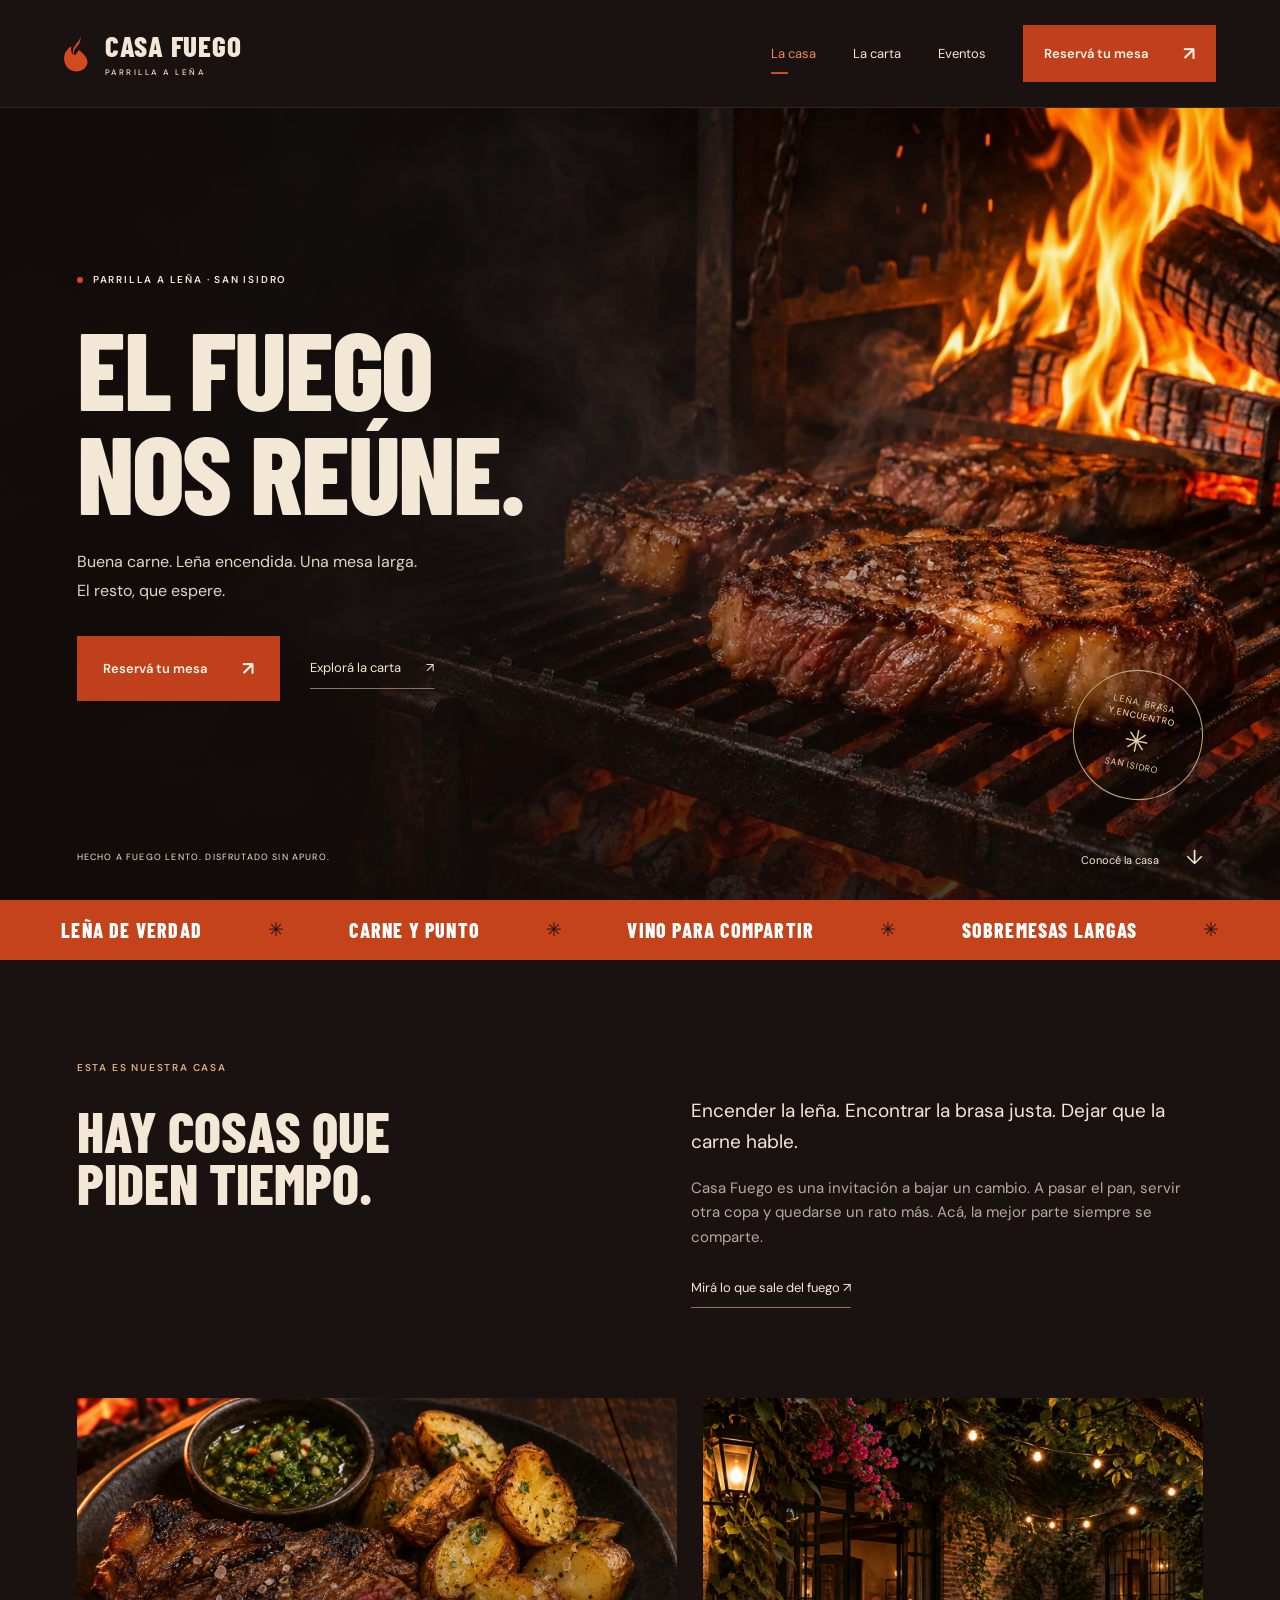
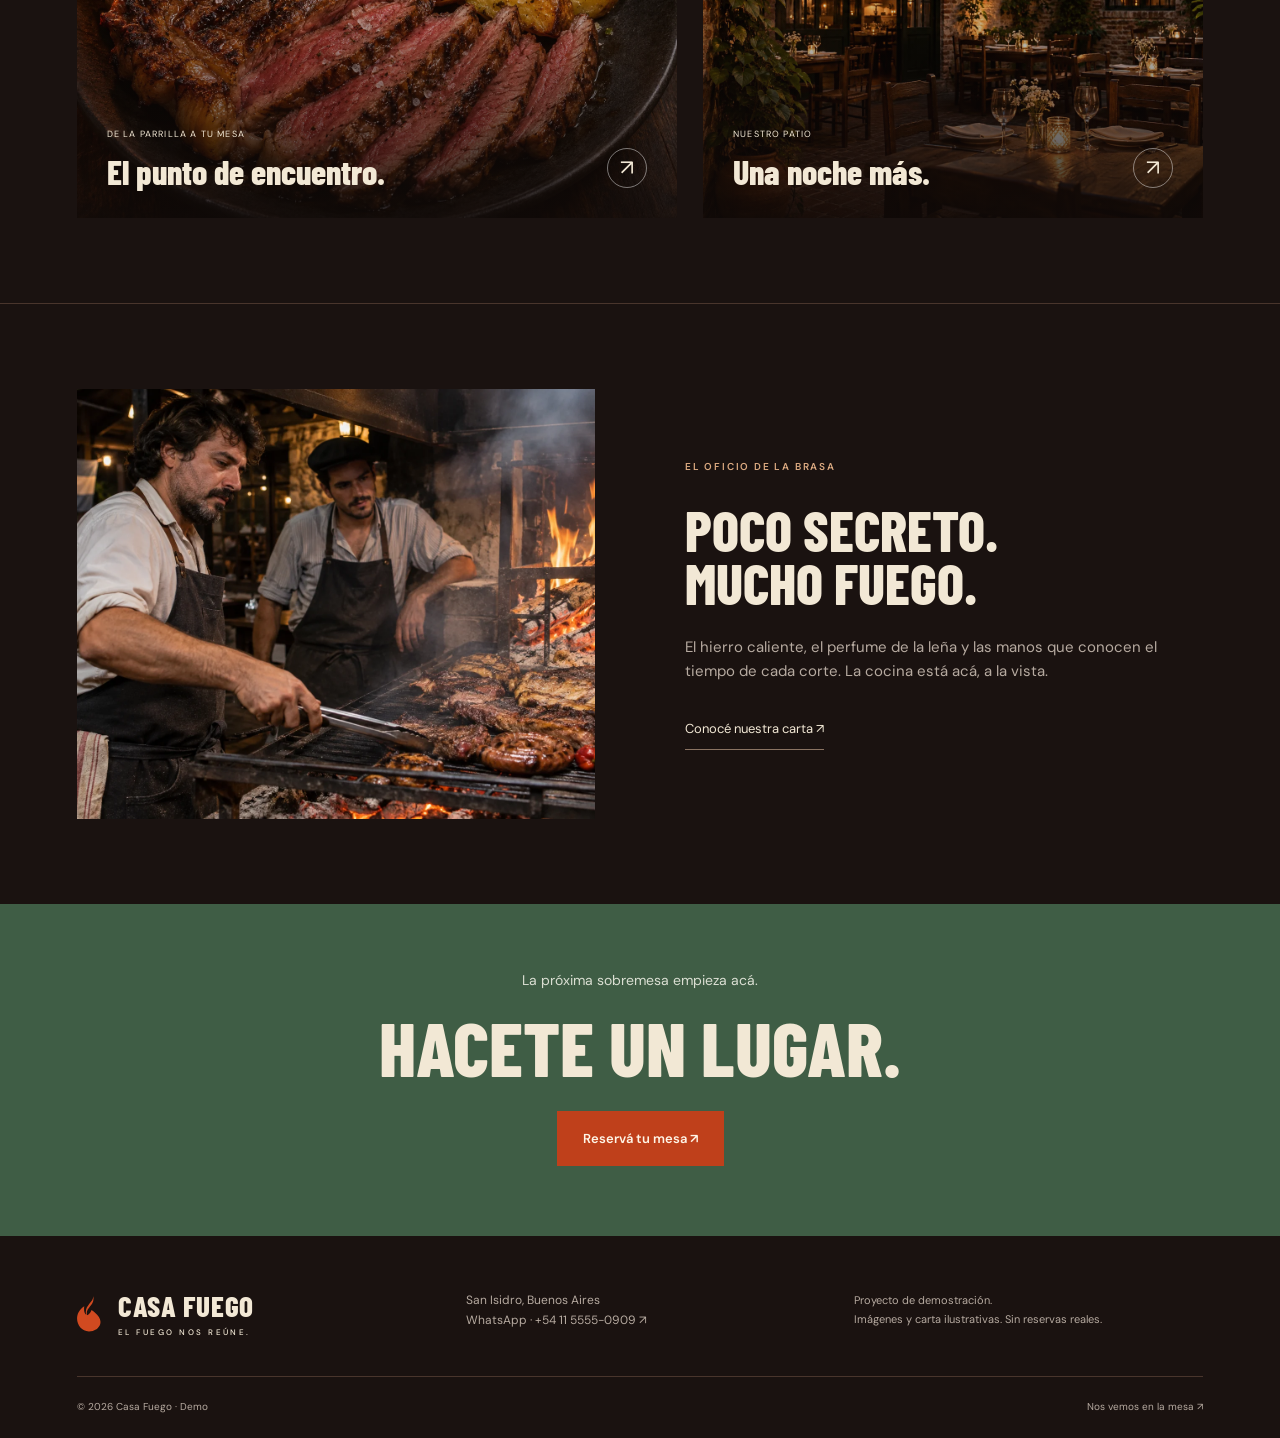
<file: index.html>
<!doctype html><html lang="es-AR"><head><meta charset="UTF-8"><meta name="viewport" content="width=device-width, initial-scale=1"><meta name="robots" content="noindex, nofollow"><meta name="description" content="Casa Fuego: demo de parrilla a leña en San Isidro. Conocé la carta, el patio y el formulario de reservas de demostración."><meta property="og:title" content="Parrilla a leña en San Isidro · Casa Fuego"><meta property="og:image" content="assets/hero-parrilla.png"><title>Parrilla a leña en San Isidro · Casa Fuego</title><link rel="icon" href="assets/favicon.svg"><link rel="stylesheet" href="styles.css"><script src="app.js" defer></script></head><body><a class="skip" href="#main">Saltar al contenido</a><header><a class="brand" href="index.html" aria-label="Casa Fuego, inicio"><svg viewBox="0 0 32 40" fill="none" aria-hidden="true"><path d="M18 1c2 11-9 12-7 21 4-2 5-6 5-6 12 8 12 16 6 21C4 48-9 23 8 12c-1 8 2 9 2 9C8 11 18 8 18 1Z" fill="currentColor"/></svg><span>CASA FUEGO<small>PARRILLA A LEÑA</small></span></a><button class="menu-toggle" aria-label="Abrir menú" aria-expanded="false">Menú <span>☰</span></button><nav aria-label="Navegación principal"><a href="index.html" aria-current="page">La casa</a><a href="carta.html" >La carta</a><a href="eventos.html" >Eventos</a><a class="button small" href="reservas.html" >Reservá tu mesa <span>↗</span></a></nav></header><main id="main"><section class="hero"><img class="hero-image" src="assets/hero-parrilla.webp" alt="Cortes de carne sobre la parrilla, entre leña y brasas encendidas" width="1536" height="1024" fetchpriority="high"><div class="hero-shade"></div><div class="embers" aria-hidden="true"></div><div class="hero-content"><p class="eyebrow"><span class="dot"></span> PARRILLA A LEÑA · SAN ISIDRO</p><h1>EL FUEGO<br>NOS REÚNE.</h1><p>Buena carne. Leña encendida. Una mesa larga.<br>El resto, que espere.</p><div class="actions"><a class="button" href="reservas.html">Reservá tu mesa <span>↗</span></a><a class="text-link" href="carta.html">Explorá la carta <span>↗</span></a></div></div><div class="hero-bottom"><span>HECHO A FUEGO LENTO. DISFRUTADO SIN APURO.</span><a href="#casa">Conocé la casa <span>↓</span></a></div><div class="round-stamp" aria-hidden="true">LEÑA, BRASA<br><b>Y ENCUENTRO</b><span>✳</span>SAN ISIDRO</div></section><div class="ticker" aria-hidden="true"><span>LEÑA DE VERDAD</span>✳<span>CARNE Y PUNTO</span>✳<span>VINO PARA COMPARTIR</span>✳<span>SOBREMESAS LARGAS</span>✳</div><section class="intro section" id="casa"><div><p class="eyebrow">ESTA ES NUESTRA CASA</p><h2>HAY COSAS QUE<br>PIDEN TIEMPO.</h2></div><div class="intro-copy"><p>Encender la leña. Encontrar la brasa justa. Dejar que la carne hable.</p><p>Casa Fuego es una invitación a bajar un cambio. A pasar el pan, servir otra copa y quedarse un rato más. Acá, la mejor parte siempre se comparte.</p><a class="text-link" href="carta.html">Mirá lo que sale del fuego ↗</a></div></section><section class="feature-grid section"><a class="photo-feature large" href="carta.html"><img src="assets/plato.webp" width="1448" height="1086" loading="lazy" alt="Ojo de bife con papas doradas y chimichurri"><div><span>DE LA PARRILLA A TU MESA</span><h3>El punto de encuentro.</h3><span class="circle-arrow">↗</span></div></a><a class="photo-feature" href="eventos.html"><img src="assets/patio.webp" width="1536" height="1024" loading="lazy" alt="Patio nocturno con mesas de madera y guirnaldas de luces"><div><span>NUESTRO PATIO</span><h3>Una noche más.</h3><span class="circle-arrow">↗</span></div></a></section><section class="story section"><img src="assets/equipo-cocina.webp" width="1536" height="1024" loading="lazy" alt="Cocineros atendiendo la parrilla a leña"><div><p class="eyebrow">EL OFICIO DE LA BRASA</p><h2>POCO SECRETO.<br>MUCHO FUEGO.</h2><p>El hierro caliente, el perfume de la leña y las manos que conocen el tiempo de cada corte. La cocina está acá, a la vista.</p><a class="text-link" href="carta.html">Conocé nuestra carta ↗</a></div></section><section class="invite"><p>La próxima sobremesa empieza acá.</p><h2>HACETE UN LUGAR.</h2><a class="button" href="reservas.html">Reservá tu mesa ↗</a></section></main><footer><a class="brand" href="index.html"><svg viewBox="0 0 32 40" fill="none" aria-hidden="true"><path d="M18 1c2 11-9 12-7 21 4-2 5-6 5-6 12 8 12 16 6 21C4 48-9 23 8 12c-1 8 2 9 2 9C8 11 18 8 18 1Z" fill="currentColor"/></svg><span>CASA FUEGO<small>EL FUEGO NOS REÚNE.</small></span></a><div>San Isidro, Buenos Aires<br><a href="https://wa.me/541155550909" target="_blank" rel="noopener">WhatsApp · +54 11 5555-0909 ↗</a></div><div class="fine">Proyecto de demostración.<br>Imágenes y carta ilustrativas. Sin reservas reales.</div><div class="footer-bottom"><span>© 2026 Casa Fuego · Demo</span><a href="reservas.html">Nos vemos en la mesa ↗</a></div></footer><div class="toast" role="status" aria-live="polite"></div></body></html>
</file>
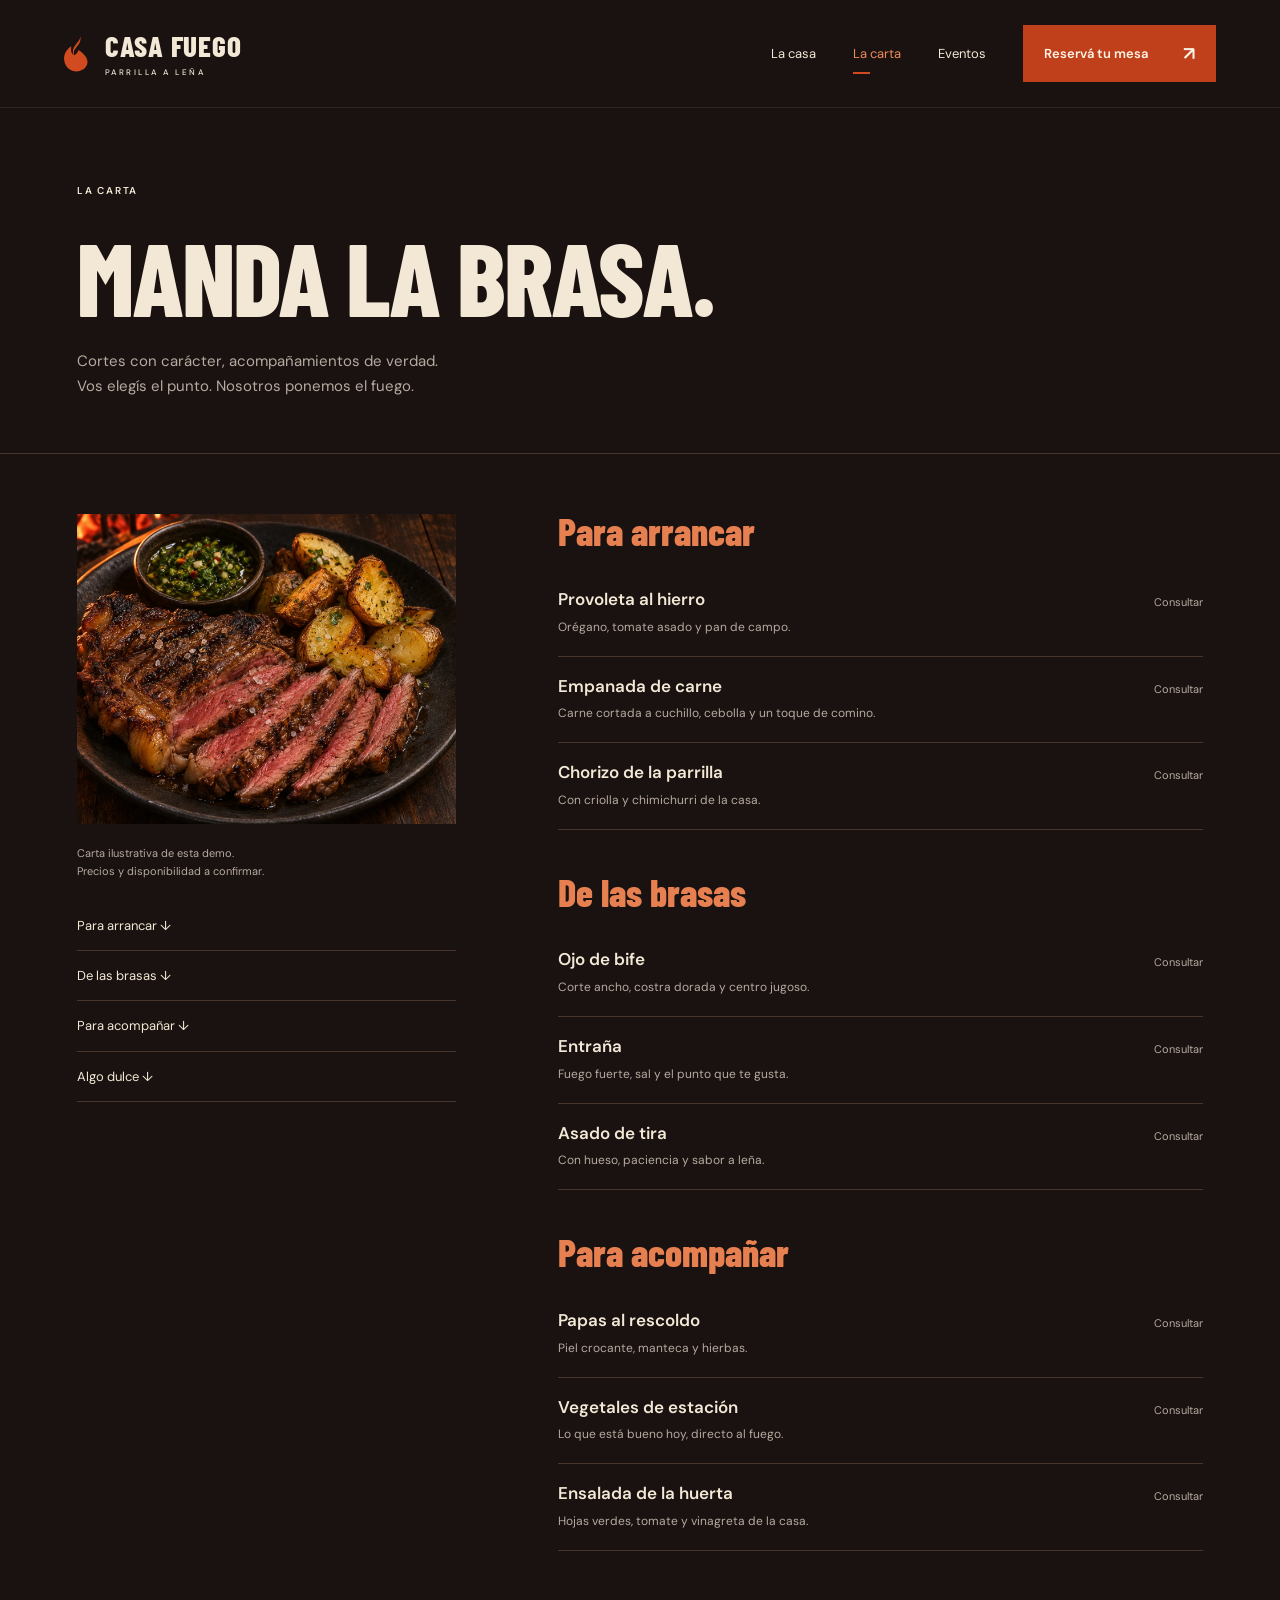
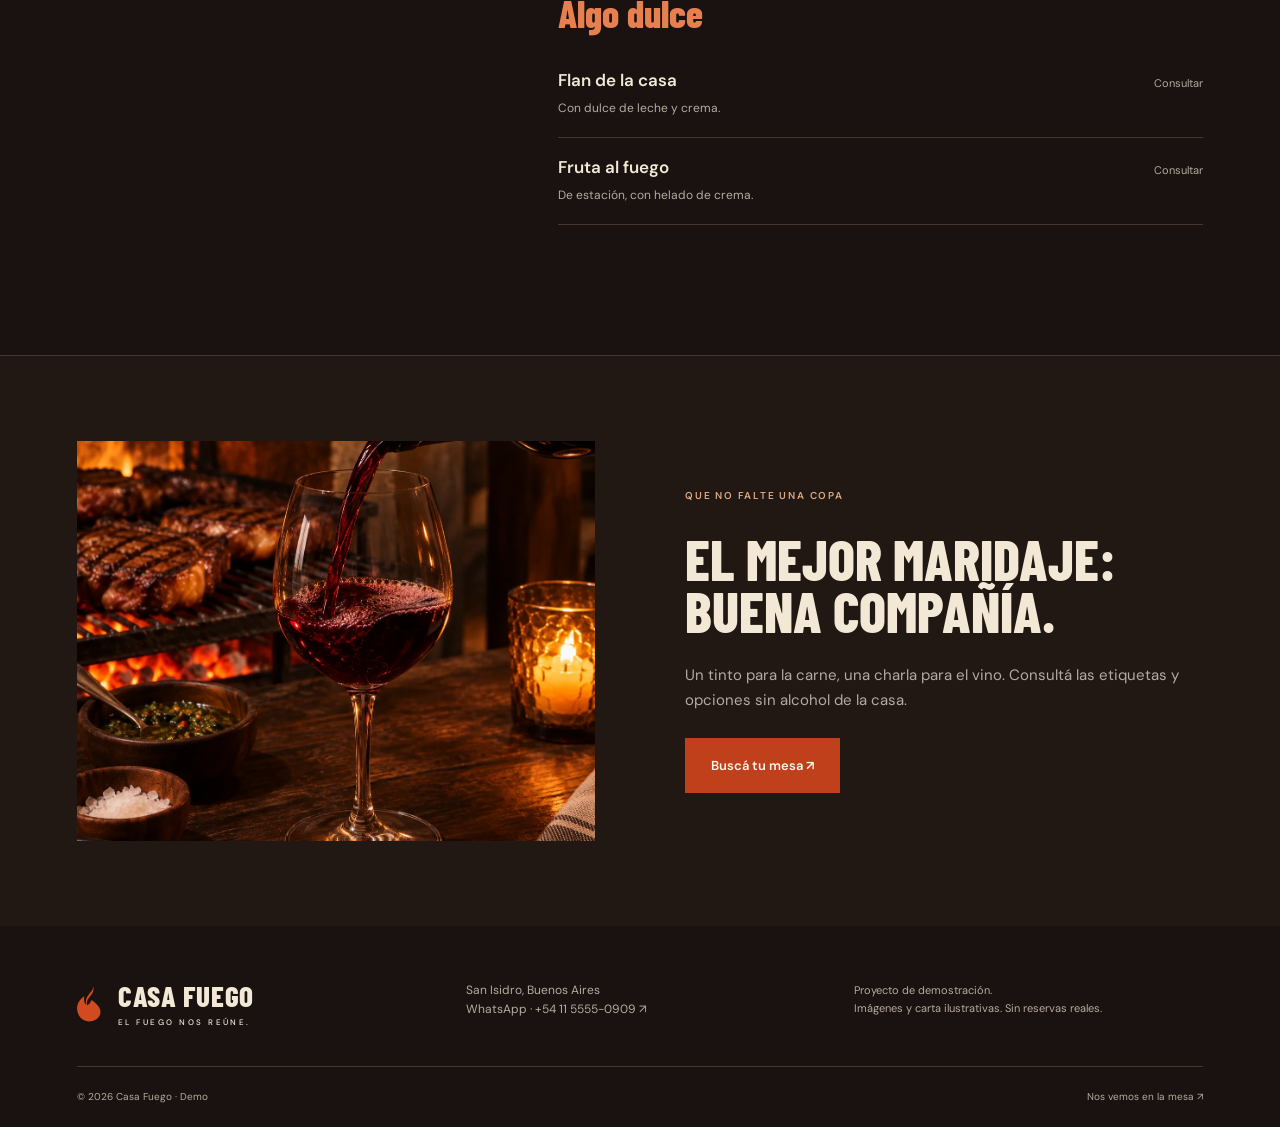
<file: carta.html>
<!doctype html><html lang="es-AR"><head><meta charset="UTF-8"><meta name="viewport" content="width=device-width, initial-scale=1"><meta name="robots" content="noindex, nofollow"><meta name="description" content="Casa Fuego: demo de parrilla a leña en San Isidro. Conocé la carta, el patio y el formulario de reservas de demostración."><meta property="og:title" content="La carta · Casa Fuego"><meta property="og:image" content="assets/hero-parrilla.png"><title>La carta · Casa Fuego</title><link rel="icon" href="assets/favicon.svg"><link rel="stylesheet" href="styles.css"><script src="app.js" defer></script></head><body><a class="skip" href="#main">Saltar al contenido</a><header><a class="brand" href="index.html" aria-label="Casa Fuego, inicio"><svg viewBox="0 0 32 40" fill="none" aria-hidden="true"><path d="M18 1c2 11-9 12-7 21 4-2 5-6 5-6 12 8 12 16 6 21C4 48-9 23 8 12c-1 8 2 9 2 9C8 11 18 8 18 1Z" fill="currentColor"/></svg><span>CASA FUEGO<small>PARRILLA A LEÑA</small></span></a><button class="menu-toggle" aria-label="Abrir menú" aria-expanded="false">Menú <span>☰</span></button><nav aria-label="Navegación principal"><a href="index.html" >La casa</a><a href="carta.html" aria-current="page">La carta</a><a href="eventos.html" >Eventos</a><a class="button small" href="reservas.html" >Reservá tu mesa <span>↗</span></a></nav></header><main id="main"><section class="page-heading"><p class="eyebrow">LA CARTA</p><h1>MANDA LA BRASA.</h1><p>Cortes con carácter, acompañamientos de verdad.<br>Vos elegís el punto. Nosotros ponemos el fuego.</p></section><div class="menu-layout section"><aside><img src="assets/plato.webp" alt="Carne a la parrilla con papas y chimichurri" width="1448" height="1086"><p>Carta ilustrativa de esta demo.<br>Precios y disponibilidad a confirmar.</p><nav aria-label="Secciones de la carta"><a href="#0">Para arrancar ↓</a><a href="#1">De las brasas ↓</a><a href="#2">Para acompañar ↓</a><a href="#3">Algo dulce ↓</a></nav></aside><div><section class="menu-section" id="0"><h2>Para arrancar</h2><article class="menu-row"><div><h3>Provoleta al hierro</h3><p>Orégano, tomate asado y pan de campo.</p></div><span>Consultar</span></article><article class="menu-row"><div><h3>Empanada de carne</h3><p>Carne cortada a cuchillo, cebolla y un toque de comino.</p></div><span>Consultar</span></article><article class="menu-row"><div><h3>Chorizo de la parrilla</h3><p>Con criolla y chimichurri de la casa.</p></div><span>Consultar</span></article></section><section class="menu-section" id="1"><h2>De las brasas</h2><article class="menu-row"><div><h3>Ojo de bife</h3><p>Corte ancho, costra dorada y centro jugoso.</p></div><span>Consultar</span></article><article class="menu-row"><div><h3>Entraña</h3><p>Fuego fuerte, sal y el punto que te gusta.</p></div><span>Consultar</span></article><article class="menu-row"><div><h3>Asado de tira</h3><p>Con hueso, paciencia y sabor a leña.</p></div><span>Consultar</span></article></section><section class="menu-section" id="2"><h2>Para acompañar</h2><article class="menu-row"><div><h3>Papas al rescoldo</h3><p>Piel crocante, manteca y hierbas.</p></div><span>Consultar</span></article><article class="menu-row"><div><h3>Vegetales de estación</h3><p>Lo que está bueno hoy, directo al fuego.</p></div><span>Consultar</span></article><article class="menu-row"><div><h3>Ensalada de la huerta</h3><p>Hojas verdes, tomate y vinagreta de la casa.</p></div><span>Consultar</span></article></section><section class="menu-section" id="3"><h2>Algo dulce</h2><article class="menu-row"><div><h3>Flan de la casa</h3><p>Con dulce de leche y crema.</p></div><span>Consultar</span></article><article class="menu-row"><div><h3>Fruta al fuego</h3><p>De estación, con helado de crema.</p></div><span>Consultar</span></article></section></div></div><section class="wine section"><img src="assets/vino.webp" alt="Una copa de vino tinto junto a la mesa" width="1199" height="1312" loading="lazy"><div><p class="eyebrow">QUE NO FALTE UNA COPA</p><h2>EL MEJOR MARIDAJE:<br>BUENA COMPAÑÍA.</h2><p>Un tinto para la carne, una charla para el vino. Consultá las etiquetas y opciones sin alcohol de la casa.</p><a class="button" href="reservas.html">Buscá tu mesa ↗</a></div></section></main><footer><a class="brand" href="index.html"><svg viewBox="0 0 32 40" fill="none" aria-hidden="true"><path d="M18 1c2 11-9 12-7 21 4-2 5-6 5-6 12 8 12 16 6 21C4 48-9 23 8 12c-1 8 2 9 2 9C8 11 18 8 18 1Z" fill="currentColor"/></svg><span>CASA FUEGO<small>EL FUEGO NOS REÚNE.</small></span></a><div>San Isidro, Buenos Aires<br><a href="https://wa.me/541155550909" target="_blank" rel="noopener">WhatsApp · +54 11 5555-0909 ↗</a></div><div class="fine">Proyecto de demostración.<br>Imágenes y carta ilustrativas. Sin reservas reales.</div><div class="footer-bottom"><span>© 2026 Casa Fuego · Demo</span><a href="reservas.html">Nos vemos en la mesa ↗</a></div></footer><div class="toast" role="status" aria-live="polite"></div></body></html>
</file>
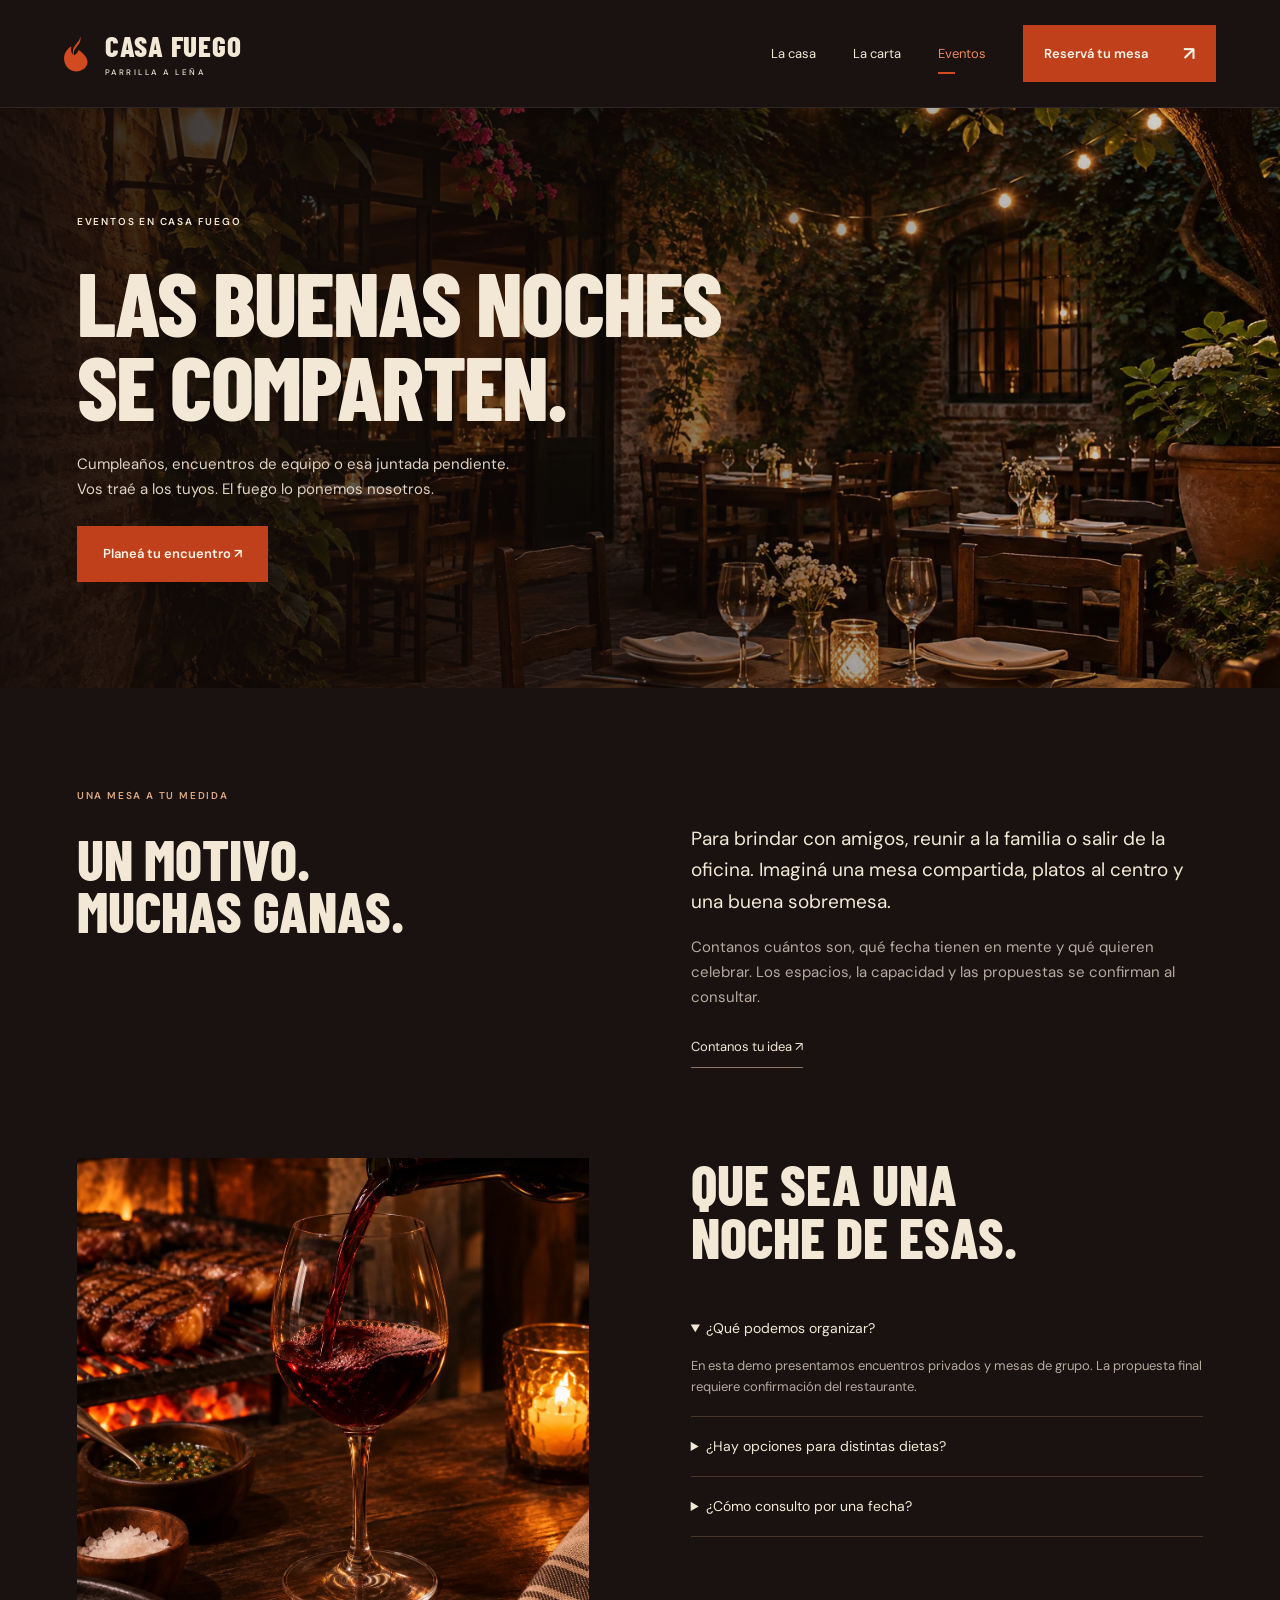
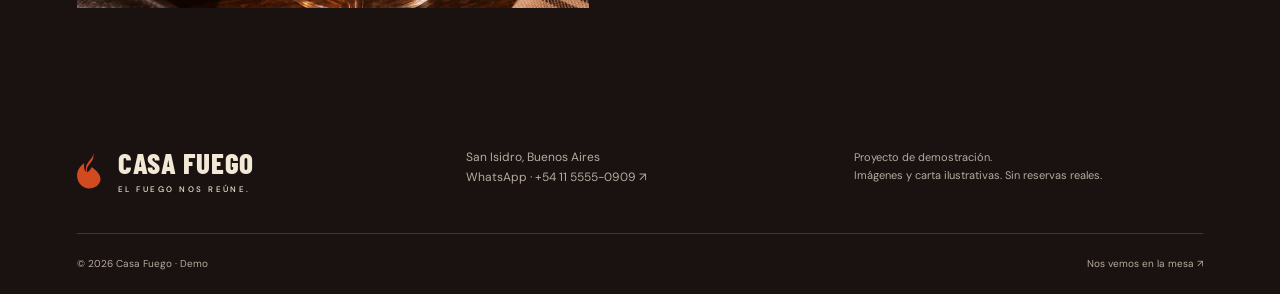
<file: eventos.html>
<!doctype html><html lang="es-AR"><head><meta charset="UTF-8"><meta name="viewport" content="width=device-width, initial-scale=1"><meta name="robots" content="noindex, nofollow"><meta name="description" content="Casa Fuego: demo de parrilla a leña en San Isidro. Conocé la carta, el patio y el formulario de reservas de demostración."><meta property="og:title" content="Eventos · Casa Fuego"><meta property="og:image" content="assets/hero-parrilla.png"><title>Eventos · Casa Fuego</title><link rel="icon" href="assets/favicon.svg"><link rel="stylesheet" href="styles.css"><script src="app.js" defer></script></head><body><a class="skip" href="#main">Saltar al contenido</a><header><a class="brand" href="index.html" aria-label="Casa Fuego, inicio"><svg viewBox="0 0 32 40" fill="none" aria-hidden="true"><path d="M18 1c2 11-9 12-7 21 4-2 5-6 5-6 12 8 12 16 6 21C4 48-9 23 8 12c-1 8 2 9 2 9C8 11 18 8 18 1Z" fill="currentColor"/></svg><span>CASA FUEGO<small>PARRILLA A LEÑA</small></span></a><button class="menu-toggle" aria-label="Abrir menú" aria-expanded="false">Menú <span>☰</span></button><nav aria-label="Navegación principal"><a href="index.html" >La casa</a><a href="carta.html" >La carta</a><a href="eventos.html" aria-current="page">Eventos</a><a class="button small" href="reservas.html" >Reservá tu mesa <span>↗</span></a></nav></header><main id="main"><section class="event-hero"><img src="assets/patio.webp" alt="Patio iluminado para una cena compartida" width="1536" height="1024"><div><p class="eyebrow">EVENTOS EN CASA FUEGO</p><h1>LAS BUENAS NOCHES<br>SE COMPARTEN.</h1><p>Cumpleaños, encuentros de equipo o esa juntada pendiente.<br>Vos traé a los tuyos. El fuego lo ponemos nosotros.</p><a class="button" href="reservas.html?tipo=evento">Planeá tu encuentro ↗</a></div></section><section class="intro section"><div><p class="eyebrow">UNA MESA A TU MEDIDA</p><h2>UN MOTIVO.<br>MUCHAS GANAS.</h2></div><div class="intro-copy"><p>Para brindar con amigos, reunir a la familia o salir de la oficina. Imaginá una mesa compartida, platos al centro y una buena sobremesa.</p><p>Contanos cuántos son, qué fecha tienen en mente y qué quieren celebrar. Los espacios, la capacidad y las propuestas se confirman al consultar.</p><a class="text-link" href="reservas.html?tipo=evento">Contanos tu idea ↗</a></div></section><section class="event-details section"><img src="assets/vino.webp" alt="Vino tinto servido para brindar" width="1199" height="1312" loading="lazy"><div><h2>QUE SEA UNA<br>NOCHE DE ESAS.</h2><details open><summary>¿Qué podemos organizar?</summary><p>En esta demo presentamos encuentros privados y mesas de grupo. La propuesta final requiere confirmación del restaurante.</p></details><details><summary>¿Hay opciones para distintas dietas?</summary><p>Contanos las necesidades del grupo al consultar. Menús, ingredientes y cuidados para alergias deben confirmarse con la cocina.</p></details><details><summary>¿Cómo consulto por una fecha?</summary><p>Probá el formulario demo seleccionando “Evento”. No envía datos ni genera una reserva real.</p></details></div></section></main><footer><a class="brand" href="index.html"><svg viewBox="0 0 32 40" fill="none" aria-hidden="true"><path d="M18 1c2 11-9 12-7 21 4-2 5-6 5-6 12 8 12 16 6 21C4 48-9 23 8 12c-1 8 2 9 2 9C8 11 18 8 18 1Z" fill="currentColor"/></svg><span>CASA FUEGO<small>EL FUEGO NOS REÚNE.</small></span></a><div>San Isidro, Buenos Aires<br><a href="https://wa.me/541155550909" target="_blank" rel="noopener">WhatsApp · +54 11 5555-0909 ↗</a></div><div class="fine">Proyecto de demostración.<br>Imágenes y carta ilustrativas. Sin reservas reales.</div><div class="footer-bottom"><span>© 2026 Casa Fuego · Demo</span><a href="reservas.html">Nos vemos en la mesa ↗</a></div></footer><div class="toast" role="status" aria-live="polite"></div></body></html>
</file>
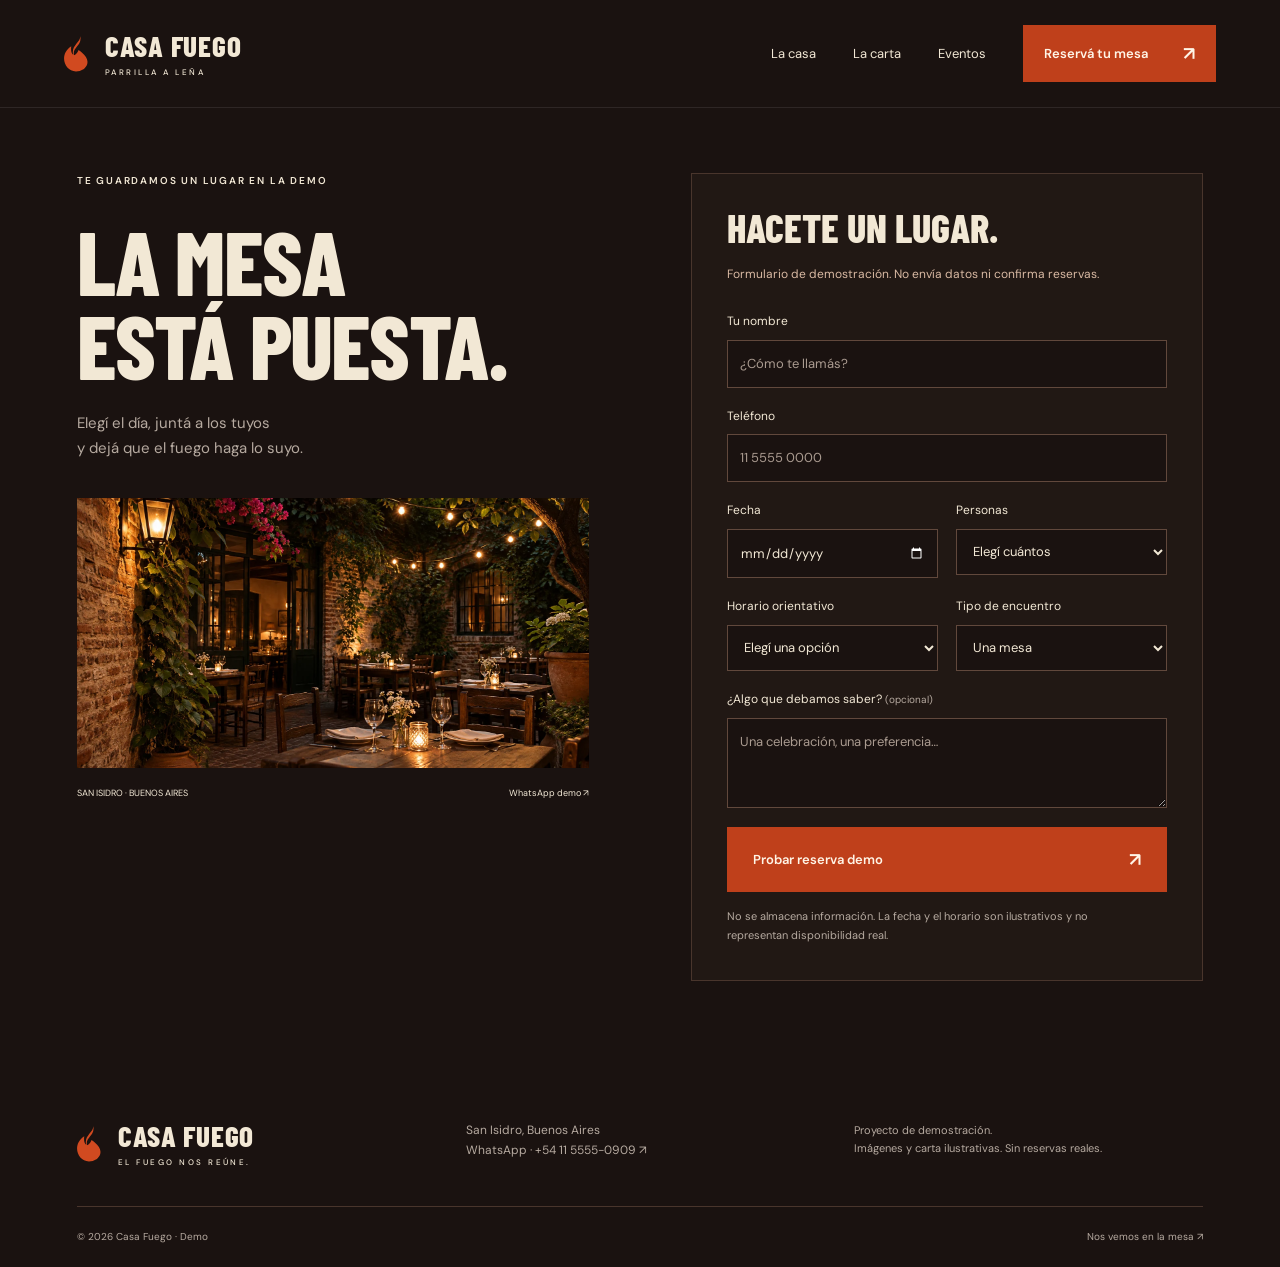
<file: reservas.html>
<!doctype html><html lang="es-AR"><head><meta charset="UTF-8"><meta name="viewport" content="width=device-width, initial-scale=1"><meta name="robots" content="noindex, nofollow"><meta name="description" content="Casa Fuego: demo de parrilla a leña en San Isidro. Conocé la carta, el patio y el formulario de reservas de demostración."><meta property="og:title" content="Reservá tu mesa · Casa Fuego"><meta property="og:image" content="assets/hero-parrilla.png"><title>Reservá tu mesa · Casa Fuego</title><link rel="icon" href="assets/favicon.svg"><link rel="stylesheet" href="styles.css"><script src="app.js" defer></script></head><body><a class="skip" href="#main">Saltar al contenido</a><header><a class="brand" href="index.html" aria-label="Casa Fuego, inicio"><svg viewBox="0 0 32 40" fill="none" aria-hidden="true"><path d="M18 1c2 11-9 12-7 21 4-2 5-6 5-6 12 8 12 16 6 21C4 48-9 23 8 12c-1 8 2 9 2 9C8 11 18 8 18 1Z" fill="currentColor"/></svg><span>CASA FUEGO<small>PARRILLA A LEÑA</small></span></a><button class="menu-toggle" aria-label="Abrir menú" aria-expanded="false">Menú <span>☰</span></button><nav aria-label="Navegación principal"><a href="index.html" >La casa</a><a href="carta.html" >La carta</a><a href="eventos.html" >Eventos</a><a class="button small" href="reservas.html" aria-current="page">Reservá tu mesa <span>↗</span></a></nav></header><main id="main"><section class="reservation section"><div class="reservation-copy"><p class="eyebrow">TE GUARDAMOS UN LUGAR EN LA DEMO</p><h1>LA MESA<br>ESTÁ PUESTA.</h1><p>Elegí el día, juntá a los tuyos<br>y dejá que el fuego haga lo suyo.</p><img src="assets/patio.webp" alt="Mesas del patio de noche bajo luces cálidas" width="1536" height="1024"><div class="contact-line"><span>SAN ISIDRO · BUENOS AIRES</span><a href="https://wa.me/541155550909" target="_blank" rel="noopener">WhatsApp demo ↗</a></div></div><div class="form-panel"><h2>HACETE UN LUGAR.</h2><p class="demo-note">Formulario de demostración. No envía datos ni confirma reservas.</p><form id="reservation-form"><div class="field"><label for="nombre">Tu nombre</label><input id="nombre" name="nombre" autocomplete="name" placeholder="¿Cómo te llamás?" required maxlength="100"></div><div class="field"><label for="telefono">Teléfono</label><input type="tel" id="telefono" name="telefono" autocomplete="tel" placeholder="11 5555 0000" required minlength="6" maxlength="30"></div><div class="form-grid"><div class="field"><label for="fecha">Fecha</label><input type="date" id="fecha" name="fecha" required></div><div class="field"><label for="personas">Personas</label><select id="personas" name="personas" required><option value="">Elegí cuántos</option><option>2 personas</option><option>3 personas</option><option>4 personas</option><option>5 personas</option><option>6 personas</option><option>7 o más personas</option><option>1 persona</option></select></div></div><div class="form-grid"><div class="field"><label for="horario">Horario orientativo</label><select id="horario" name="horario" required><option value="">Elegí una opción</option><option>Mediodía</option><option>Noche</option></select></div><div class="field"><label for="tipo">Tipo de encuentro</label><select id="tipo" name="tipo"><option value="mesa">Una mesa</option><option value="evento">Evento</option></select></div></div><div class="field"><label for="mensaje">¿Algo que debamos saber? <span>(opcional)</span></label><textarea id="mensaje" name="mensaje" rows="3" placeholder="Una celebración, una preferencia…" maxlength="1000"></textarea></div><button class="button" type="submit">Probar reserva demo <span>↗</span></button><p class="fine">No se almacena información. La fecha y el horario son ilustrativos y no representan disponibilidad real.</p></form></div></section></main><footer><a class="brand" href="index.html"><svg viewBox="0 0 32 40" fill="none" aria-hidden="true"><path d="M18 1c2 11-9 12-7 21 4-2 5-6 5-6 12 8 12 16 6 21C4 48-9 23 8 12c-1 8 2 9 2 9C8 11 18 8 18 1Z" fill="currentColor"/></svg><span>CASA FUEGO<small>EL FUEGO NOS REÚNE.</small></span></a><div>San Isidro, Buenos Aires<br><a href="https://wa.me/541155550909" target="_blank" rel="noopener">WhatsApp · +54 11 5555-0909 ↗</a></div><div class="fine">Proyecto de demostración.<br>Imágenes y carta ilustrativas. Sin reservas reales.</div><div class="footer-bottom"><span>© 2026 Casa Fuego · Demo</span><a href="reservas.html">Nos vemos en la mesa ↗</a></div></footer><div class="toast" role="status" aria-live="polite"></div></body></html>
</file>
<file: styles.css>
@font-face{font-family:Barlow;src:url('assets/display.ttf');font-weight:800;font-display:swap}@font-face{font-family:DM;src:url('assets/body.ttf');font-weight:100 900;font-display:swap}:root{--coal:#1a1210;--ember:#d14a20;--bone:#f2e8d5;--basil:#3f5d45;--muted:#b6aaa0;--line:#49352c}*{box-sizing:border-box}html{scroll-behavior:smooth;scroll-padding-top:100px}body{margin:0;background:var(--coal);color:var(--bone);font-family:DM,sans-serif;font-size:15px;line-height:1.65}a{color:inherit;text-decoration:none}button,input,textarea,select{font:inherit}button,a,input,select,textarea{-webkit-tap-highlight-color:transparent}a:focus-visible,button:focus-visible,input:focus-visible,select:focus-visible,textarea:focus-visible,summary:focus-visible{outline:2px solid #f79a66;outline-offset:5px}img{display:block;width:100%;object-fit:cover}h1,h2,h3,p{margin:0}h1,h2,h3{font-family:Barlow,sans-serif;font-weight:800;line-height:.94}h1{font-size:clamp(66px,8.6vw,132px);letter-spacing:-.02em}h2{font-size:clamp(40px,4.4vw,66px)}h3{font-size:34px}p{max-width:60ch}header{height:108px;padding:0 5%;display:flex;align-items:center;justify-content:space-between;border-bottom:1px solid #ffffff16;background:#1a1210;position:relative;z-index:5}.brand{display:flex;align-items:center;gap:12px;line-height:1}.brand svg{width:29px;height:39px;color:var(--ember)}.brand>span{font-family:Barlow;font-size:29px;letter-spacing:.025em}.brand small{display:block;font-family:DM;font-size:8px;font-weight:500;letter-spacing:.31em;margin-top:8px}nav{display:flex;align-items:center;gap:37px}header nav>a{font-size:13px}header nav>a[aria-current=page]:not(.button){color:#ed8a5b}header nav>a:not(.button){position:relative;padding:15px 0}header nav>a[aria-current=page]:not(.button):after{content:'';height:2px;width:17px;background:var(--ember);position:absolute;bottom:5px;left:0}.button{display:inline-flex;align-items:center;justify-content:space-between;gap:35px;background:var(--ember);color:#fff5e7;padding:16px 25px;font-size:13px;font-weight:600;border:1px solid var(--ember);cursor:pointer;min-height:50px;transition:background .2s,transform .2s}.button:hover{background:#af3917;transform:translateY(-2px)}.button.small{padding:12px 20px;min-height:46px}.button span{font-size:19px}.text-link{display:inline-flex;align-items:center;gap:25px;font-size:13px;border-bottom:1px solid #8a7362;padding:9px 0}.text-link:hover{color:#f4a176}.hero{position:relative;min-height:660px;height:calc(100svh - 108px);max-height:900px;isolation:isolate;display:flex;align-items:center}.hero-image,.hero-shade,.embers{position:absolute;inset:0;width:100%;height:100%;z-index:-3}.hero-image{object-position:center 55%}.hero-shade{z-index:-2;background:linear-gradient(90deg,rgba(17,11,9,.87) 0%,rgba(17,11,9,.6) 40%,rgba(17,11,9,.02) 76%),linear-gradient(0deg,rgba(17,11,9,.8),transparent 35%)}.hero-content{padding:45px 6% 80px;width:100%}.eyebrow{font-size:10px;font-weight:600;letter-spacing:.18em;margin-bottom:28px;display:flex;align-items:center;gap:10px}.dot{display:inline-block;background:var(--ember);width:6px;height:6px;border-radius:50%}.hero h1{max-width:760px}.hero-content>p:not(.eyebrow){margin-top:25px;color:#e0d5c6;font-size:16px;line-height:1.8}.actions{display:flex;gap:30px;align-items:center;margin-top:30px}.hero-bottom{position:absolute;bottom:26px;left:6%;right:6%;display:flex;justify-content:space-between;align-items:center;font-size:9px;letter-spacing:.13em}.hero-bottom a{font-size:11px;letter-spacing:0}.hero-bottom a span{margin-left:24px;font-size:20px}.round-stamp{position:absolute;right:6%;bottom:100px;width:130px;height:130px;border:1px solid #b9aa85;border-radius:50%;display:flex;align-items:center;justify-content:center;flex-direction:column;text-align:center;font-size:9px;line-height:1.5;letter-spacing:.1em;transform:rotate(12deg);color:#e1cfaa}.round-stamp b{font-weight:500}.round-stamp span{font-size:30px;line-height:1.2}.embers{z-index:-1;pointer-events:none;overflow:hidden}.ember{position:absolute;width:3px;height:3px;border-radius:50%;background:#f78537;box-shadow:0 0 9px 2px #e04a1b;bottom:12%;left:var(--x);animation:rise var(--duration) var(--delay) linear infinite;opacity:0}@keyframes rise{10%{opacity:.8}90%{opacity:0}100%{transform:translate(30px,-380px)}}.ticker{background:var(--ember);height:60px;display:flex;align-items:center;justify-content:space-around;gap:20px;padding:0 3%;font-size:19px;color:var(--coal)}.ticker span{font-family:Barlow;font-size:20px;letter-spacing:.06em;color:var(--bone)}.section{padding:85px 6%}.intro{display:grid;grid-template-columns:1fr 1fr;gap:9%;padding-top:100px;padding-bottom:70px}.intro .eyebrow{color:#dba980}.intro-copy{padding-top:35px}.intro-copy p{color:var(--muted);margin-bottom:18px}.intro-copy p:first-child{color:var(--bone);font-size:19px}.feature-grid{display:grid;grid-template-columns:1.2fr 1fr;gap:26px;padding-top:20px}.photo-feature{position:relative;height:420px;overflow:hidden}.photo-feature img{height:100%;transition:transform .5s}.photo-feature:hover img{transform:scale(1.035)}.photo-feature:after{content:'';position:absolute;inset:0;background:linear-gradient(transparent 35%,#100a08db)}.photo-feature>div{position:absolute;bottom:30px;left:30px;right:30px;z-index:1}.photo-feature div>span:first-child{font-size:9px;letter-spacing:.13em}.photo-feature h3{margin-top:12px}.circle-arrow{position:absolute;right:0;bottom:0;border:1px solid #ffffff70;border-radius:50%;width:40px;height:40px;text-align:center;line-height:38px;font-size:22px}.story,.wine{display:grid;grid-template-columns:1fr 1fr;gap:8%;align-items:center;border-top:1px solid var(--line)}.story img{height:430px}.story p:not(.eyebrow),.wine p:not(.eyebrow){color:var(--muted);margin:25px 0}.story .eyebrow,.wine .eyebrow{color:#dba980}.invite{text-align:center;background:var(--basil);padding:65px 20px 70px}.invite p{margin:0 auto 18px;color:#dbdfd3;font-size:14px}.invite h2{font-size:clamp(48px,6vw,85px);margin-bottom:28px}footer{padding:55px 6% 22px;display:grid;grid-template-columns:1fr 1fr 1fr;gap:40px;font-size:12px;color:var(--muted)}footer .brand{color:var(--bone)}footer a:hover{color:var(--bone)}.fine{font-size:11px;color:var(--muted);line-height:1.7}.footer-bottom{grid-column:1/-1;border-top:1px solid var(--line);padding-top:22px;display:flex;justify-content:space-between;font-size:10px}.menu-toggle{display:none}.skip{position:fixed;top:-70px;left:15px;z-index:20;background:var(--bone);color:var(--coal);padding:10px}.skip:focus{top:10px}.page-heading{padding:75px 6% 55px;border-bottom:1px solid var(--line)}.page-heading h1{font-size:clamp(65px,8vw,110px)}.page-heading>p:last-child{margin-top:25px;color:var(--muted)}.menu-layout{display:grid;grid-template-columns:1fr 1.7fr;gap:9%;padding-top:60px}.menu-layout aside img{height:310px}.menu-layout aside>p{font-size:11px;color:var(--muted);margin:20px 0}.menu-layout aside nav{display:flex;flex-direction:column;align-items:stretch;gap:0}.menu-layout aside nav a{border-bottom:1px solid var(--line);padding:14px 0;font-size:13px}.menu-section{margin-bottom:45px;scroll-margin-top:30px}.menu-section h2{font-size:38px;color:#e78050;margin-bottom:20px}.menu-row{padding:18px 0;border-bottom:1px solid var(--line);display:flex;justify-content:space-between;gap:18px}.menu-row h3{font-family:DM;font-size:17px;line-height:1.4;font-weight:600}.menu-row p{font-size:12px;color:var(--muted);margin-top:6px}.menu-row>span{font-size:11px;color:var(--muted);padding-top:5px}.wine{background:#211814}.wine img{height:400px}.event-hero{position:relative;min-height:580px;display:flex;align-items:center;isolation:isolate}.event-hero>img{position:absolute;inset:0;height:100%;z-index:-2}.event-hero:after{content:'';position:absolute;inset:0;background:linear-gradient(90deg,#120b09e8,#120b0920);z-index:-1}.event-hero>div{padding:65px 6%}.event-hero h1{font-size:clamp(60px,7vw,105px)}.event-hero p:not(.eyebrow){margin:25px 0;color:#ded2c3}.event-details{display:grid;grid-template-columns:1fr 1fr;gap:9%;padding-top:20px}.event-details>img{height:450px}.event-details h2{margin-bottom:35px}details{border-bottom:1px solid var(--line);padding:18px 0}summary{cursor:pointer;font-size:14px}details p{font-size:13px;color:var(--muted);margin-top:15px}.reservation{display:grid;grid-template-columns:1fr 1fr;gap:9%;padding-top:65px}.reservation h1{font-size:clamp(66px,7vw,105px)}.reservation-copy>p:not(.eyebrow){margin:25px 0;color:var(--muted)}.reservation-copy>img{height:270px;margin-top:38px}.contact-line{display:flex;justify-content:space-between;gap:15px;font-size:9px;margin-top:18px}.form-panel{border:1px solid var(--line);padding:35px;background:#211814}.form-panel h2{font-size:40px}.demo-note{font-size:12px;color:#d9b9a3;margin:18px 0 28px}.field{display:flex;flex-direction:column;gap:8px;margin-bottom:19px;min-width:0}label{font-size:12px}label span{color:var(--muted);font-size:10px}input,select,textarea{width:100%;min-width:0;background:var(--coal);border:1px solid #61483c;border-radius:0;color:var(--bone);padding:12px;font-size:13px;min-height:46px;color-scheme:dark}textarea{resize:vertical}input::placeholder,textarea::placeholder{color:#aa9b90}.form-grid{display:grid;grid-template-columns:1fr 1fr;gap:18px}form .button{width:100%}form .fine{margin-top:15px}.toast{position:fixed;bottom:25px;left:50%;transform:translate(-50%,25px);background:var(--bone);color:var(--coal);padding:18px 25px;width:max-content;max-width:calc(100% - 32px);box-shadow:0 5px 30px #0006;opacity:0;visibility:hidden;z-index:20;font-size:14px;transition:opacity .2s,transform .2s}.toast.visible{opacity:1;visibility:visible;transform:translate(-50%,0)}@media(min-width:1500px){.section{padding-left:max(6%,calc((100% - 1320px)/2));padding-right:max(6%,calc((100% - 1320px)/2))}}@media(max-width:800px){header{height:85px;padding:0 6%}.brand>span{font-size:25px}.brand small{font-size:7px}.brand svg{width:25px}.menu-toggle{display:block;border:1px solid var(--line);background:transparent;color:var(--bone);padding:10px 13px;font-size:12px;min-height:44px}.menu-toggle span{margin-left:10px}header>nav{display:none;position:absolute;top:85px;left:0;right:0;background:var(--coal);padding:20px 6% 30px;border-bottom:1px solid var(--line);gap:12px;align-items:stretch;flex-direction:column}header>nav.open{display:flex}header nav>a{font-size:15px}.hero{height:calc(90svh - 85px);min-height:610px;max-height:780px}.hero-content{padding-top:35px}.hero h1{font-size:clamp(76px,13vw,110px)}.hero-image{object-position:62% center}.hero-shade{background:linear-gradient(90deg,#120b09e3,#120b0960),linear-gradient(0deg,#120b09d9,transparent)}.hero-content>p:not(.eyebrow){font-size:14px}.round-stamp{width:95px;height:95px;font-size:7px;right:6%;bottom:90px}.round-stamp span{font-size:20px}.hero-bottom>span{max-width:190px;line-height:1.7;font-size:7px}.hero-bottom a{font-size:10px}.hero-bottom a span{margin-left:10px}.ticker{height:50px;gap:14px;justify-content:center}.ticker span{font-size:15px}.ticker span:nth-of-type(n+3){display:none}.section{padding:55px 6%}.intro{grid-template-columns:1fr;gap:20px}.intro-copy{padding-top:8px}.intro-copy p:first-child{font-size:17px}.feature-grid{padding-top:0;gap:18px}.photo-feature{height:330px}.photo-feature>div{left:20px;bottom:24px;right:20px}.photo-feature h3{font-size:29px;max-width:180px}.photo-feature div>span:first-child{font-size:8px}.circle-arrow{width:32px;height:32px;line-height:30px}.story,.wine{gap:35px}.story img{height:340px}.story h2,.wine h2{font-size:40px}footer{grid-template-columns:1fr 1fr;gap:30px}footer>.fine{grid-column:1/-1}.menu-layout{gap:35px;grid-template-columns:1fr 1.5fr}.menu-layout aside img{height:220px}.event-details{gap:30px}.event-details>img{height:420px}.reservation{gap:30px;grid-template-columns:1fr}.reservation-copy>img{height:260px}.reservation-copy h1 br{display:none}.reservation-copy h1{font-size:72px}.form-panel{padding:28px}.page-heading{padding:55px 6% 40px}}@media(max-width:520px){h2{font-size:43px}.eyebrow{font-size:9px;margin-bottom:24px}.hero h1{font-size:82px}.hero-content{padding-bottom:115px}.hero-content>p:not(.eyebrow){font-size:13px}.actions{gap:20px}.actions .button{padding:14px 17px;gap:17px;font-size:12px}.actions .text-link{font-size:11px;gap:10px}.round-stamp{display:none}.feature-grid,.story,.wine,.event-details,.menu-layout{grid-template-columns:1fr}.photo-feature{height:355px}.photo-feature h3{font-size:37px;max-width:none}.feature-grid{padding-bottom:50px}.story img{height:310px}.intro-copy p{font-size:14px}.invite h2{font-size:53px}.invite{padding:50px 20px}footer{grid-template-columns:1fr;font-size:12px;gap:25px}footer>.fine{grid-column:auto}.footer-bottom{gap:20px;font-size:9px}.menu-layout aside img{height:260px}.menu-layout aside nav{display:grid;grid-template-columns:1fr 1fr;gap:0 18px}.menu-section h2{font-size:36px}.wine img{height:310px}.event-hero{min-height:600px}.event-hero h1{font-size:64px}.event-hero p:not(.eyebrow){font-size:14px}.event-details>img{height:300px}.reservation-copy h1{font-size:64px}.reservation-copy h1 br{display:block}.form-panel{padding:24px 20px}.form-panel h2{font-size:36px}.form-grid{gap:12px}label{font-size:11px}.contact-line{font-size:8px}.page-heading h1{font-size:66px}}@media(prefers-reduced-motion:reduce){html{scroll-behavior:auto}*,*:before,*:after{animation:none!important;transition:none!important}}
@media(max-width:800px){.ticker{font-size:0}.ticker span:first-child:after{content:'✳';color:var(--coal);margin-left:25px;font-family:DM;font-size:16px}}
/* Darker ember on small text controls preserves readable contrast. */
.button{background:#bf401b;border-color:#bf401b}.ticker span{color:#fff}.ticker{background:#c5431b}
@media(max-width:520px){.event-hero h1{font-size:clamp(46px,16vw,64px)}}
</file>
